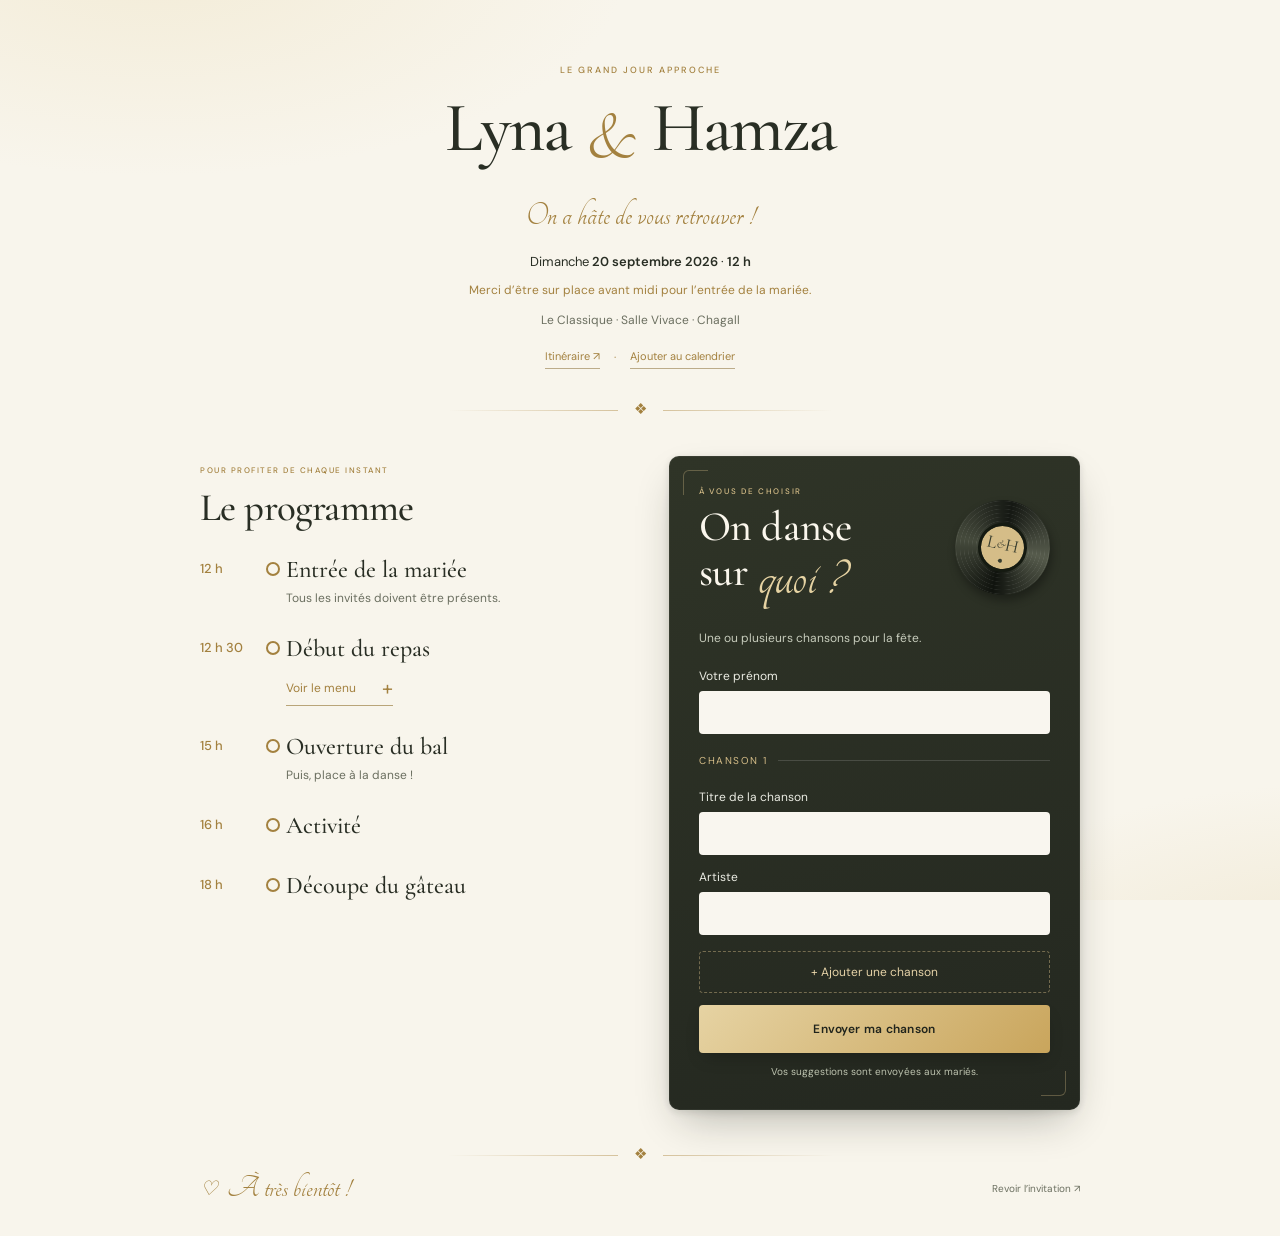
<file: rappel.html>
<!doctype html>
<html lang="fr">
<head>
  <meta charset="utf-8">
  <meta name="viewport" content="width=device-width, initial-scale=1">
  <title>On se retrouve bientôt — Lyna & Hamza · 20.09.2026</title>
  <meta name="description" content="Le grand jour approche ! Retrouvez le programme, le menu et proposez vos chansons. Le 20 septembre, merci d’arriver avant midi : la mariée entre à 12 h.">
  <meta name="theme-color" content="#f6f3ec">
  <meta name="color-scheme" content="light">
  <meta property="og:title" content="Lyna & Hamza — On se retrouve bientôt !">
  <meta property="og:description" content="20 septembre 2026 : entrée de la mariée à 12 h. Merci d’arriver avant midi. Retrouvez le programme, le menu et proposez vos chansons.">
  <meta property="og:image" content="https://leayleay.github.io/Lyna_hamza_wedding_invite_3/IMG_6472.WEBP">
  <meta property="og:type" content="website">
  <meta property="og:locale" content="fr_CA">
  <meta property="og:url" content="https://leayleay.github.io/Lyna_hamza_wedding_invite_3/rappel.html">
  <meta name="twitter:card" content="summary_large_image">
  <link rel="icon" href="reminder-monogram.svg" type="image/svg+xml">
  <link rel="preconnect" href="https://fonts.googleapis.com">
  <link rel="preconnect" href="https://fonts.gstatic.com" crossorigin>
  <link href="https://fonts.googleapis.com/css2?family=Cormorant+Garamond:ital,wght@0,400;0,500;0,600;1,400;1,500&family=DM+Sans:wght@400;450;500;550;600;650;700&family=Tangerine:wght@400;700&display=swap" rel="stylesheet">
  <link rel="stylesheet" href="reminder.css">
  <script src="song-collection-config.js" defer></script>
  <script src="reminder-songs.js" defer></script>
</head>
<body>
  <a class="skip-link" href="#main">Aller au contenu</a>
  <main id="main" class="reminder">
    <header class="intro">
      <p class="eyebrow">LE GRAND JOUR APPROCHE</p>
      <h1>Lyna <em>&</em> Hamza</h1>
      <p class="welcome">On a hâte de vous retrouver !</p>
      <p class="date">Dimanche <strong>20 septembre 2026</strong> · <strong>12 h</strong></p>
      <p class="arrival-note">Merci d’être sur place avant midi pour l’entrée de la mariée.</p>
      <p class="venue">Le Classique · Salle Vivace · Chagall</p>
      <div class="quick-links"><a href="https://maps.app.goo.gl/iS2mHmwYTTPFkf9S7" target="_blank" rel="noopener noreferrer">Itinéraire ↗</a><span aria-hidden="true">·</span><a href="lyna-hamza.ics" download>Ajouter au calendrier</a></div>
    </header>

    <div class="ornament" aria-hidden="true"><span>❖</span></div>

    <div class="content-grid">
      <section class="programme" id="programme" aria-labelledby="programme-title">
        <p class="eyebrow">POUR PROFITER DE CHAQUE INSTANT</p>
        <h2 id="programme-title">Le programme</h2>
        <ol class="timeline">
          <li><time datetime="2026-09-20T12:00:00-04:00">12 h</time><div><h3>Entrée de la mariée</h3><p>Tous les invités doivent être présents.</p></div></li>
          <li><time datetime="2026-09-20T12:30:00-04:00">12 h 30</time><div><h3>Début du repas</h3>
            <details id="menu" class="menu"><summary>Voir le menu <span aria-hidden="true">+</span></summary><div class="menu-content">
              <div><h4>À l’arrivée</h4><p>Canapés froids servis à table</p></div>
              <div><h4>Entrées</h4><p>Velouté crème de légumes<br>Salade fraîche et ses condiments</p></div>
              <div><h4>Plat principal</h4><p>Bœuf braisé ou suprême de poulet<br><span>Pommes de terre et légumes de saison</span></p></div>
              <div><h4>Dessert</h4><p>Gâteau de mariage</p></div>
            </div></details>
          </div></li>
          <li><time datetime="2026-09-20T15:00:00-04:00">15 h</time><div><h3>Ouverture du bal</h3><p>Puis, place à la danse !</p></div></li>
          <li><time datetime="2026-09-20T16:00:00-04:00">16 h</time><div><h3>Activité</h3></div></li>
          <li><time datetime="2026-09-20T18:00:00-04:00">18 h</time><div><h3>Découpe du gâteau</h3></div></li>
        </ol>
      </section>

      <section class="song-card" id="playlist" aria-labelledby="playlist-title">
        <div class="song-heading"><div><p class="eyebrow">À VOUS DE CHOISIR</p><h2 id="playlist-title">On danse<br>sur <em>quoi ?</em></h2></div><div class="vinyl" aria-hidden="true"><div>L<span>&</span>H<i></i></div></div></div>
        <p class="song-intro">Une ou plusieurs chansons pour la fête.</p>
        <form id="song-form">
          <label for="guest-name">Votre prénom</label>
          <input id="guest-name" name="guestName" autocomplete="given-name" maxlength="80" required>
          <div id="song-entries"><fieldset class="song-entry"><legend>Chanson 1</legend>
          <label for="song-title">Titre de la chanson</label>
          <input id="song-title" name="songTitle" maxlength="120" required>
          <label for="song-artist">Artiste</label>
          <input id="song-artist" name="songArtist" maxlength="120" required>
          <button class="remove-song" type="button" hidden>Retirer</button>
          </fieldset></div>
          <button id="add-song" type="button" disabled>+ Ajouter une chanson</button>
          <div class="form-trap" aria-hidden="true"><label for="website">Site web</label><input id="website" name="website" tabindex="-1" autocomplete="off"></div>
          <button id="send-song" type="submit" disabled>Envoyer mes chansons</button>
          <p class="sharing-hint">Vos suggestions sont envoyées aux mariés.</p>
          <p id="song-status" role="status" aria-live="polite"></p>
          <noscript><p class="sharing-hint">Activez JavaScript pour envoyer votre chanson.</p></noscript>
        </form>
      </section>
    </div>

    <div class="ornament" aria-hidden="true"><span>❖</span></div>

    <footer><span aria-hidden="true">♡</span> À très bientôt ! <a href="index.html">Revoir l’invitation ↗</a></footer>
  </main>
</body>
</html>
</file>
<file: reminder.css>
:root{color-scheme:only light;--paper:#f8f5ec;--ink:#292e24;--muted:#6b6f60;--gold:#a3813f;--gold-light:#e6d3a3;--line:#e1dbc9;--serif:'Cormorant Garamond',Georgia,serif;--script:'Tangerine',cursive;--sans:'DM Sans',Arial,sans-serif}
*{box-sizing:border-box}html{scroll-behavior:smooth;overflow-x:hidden}body{margin:0;overflow-x:hidden;color:var(--ink);font:14px var(--sans);-webkit-font-smoothing:antialiased;background:radial-gradient(ellipse 60% 38% at 12% -4%,#ecdfba66,transparent 62%),radial-gradient(ellipse 55% 35% at 105% 108%,#dfcc9c4d,transparent 60%),var(--paper);background-attachment:fixed}a{color:inherit;text-underline-offset:4px}button,input{font:inherit}a,button,summary,input{touch-action:manipulation}button,summary{cursor:pointer}button:disabled{cursor:default;opacity:.65}[hidden]{display:none!important}:focus-visible{outline:2px solid #b3904e;outline-offset:5px}::selection{background:#dfc993;color:#25251e}.skip-link{position:fixed;top:-100px;left:16px;z-index:10;background:var(--ink);color:white;padding:14px}.skip-link:focus{top:12px}
@keyframes fadeUp{from{opacity:0;transform:translateY(16px)}to{opacity:1;transform:translateY(0)}}
.ornament{display:flex;align-items:center;justify-content:center;gap:16px;margin:0;color:var(--gold)}
.ornament::before,.ornament::after{content:'';flex:1;max-width:170px;height:1px;background:linear-gradient(to right,transparent,#b3904e80)}
.ornament::after{background:linear-gradient(to left,transparent,#b3904e80)}
.ornament span{font-size:15px;line-height:1;transform:translateY(-1px)}
.reminder{width:min(880px,calc(100% - 64px));margin:0 auto}.intro{text-align:center;padding:52px 0 34px;animation:fadeUp .8s ease both}.eyebrow{font-size:9px;font-weight:500;letter-spacing:2px;color:var(--gold);margin:0 0 13px}h1,h2,h3,h4,p{margin-top:0}h1,h2,h3{font-family:var(--serif);font-weight:500}h1{font-size:70px;line-height:1;letter-spacing:-2px;margin-bottom:15px}h1 em{font-family:var(--script);font-style:normal;font-weight:400;color:var(--gold);font-size:1.35em;padding:0 .04em;vertical-align:-.08em}.welcome{font-family:var(--script);font-size:34px;color:var(--gold);margin-bottom:19px;line-height:1}.date{font-size:13px;margin-bottom:9px;line-height:1.6}.date strong{font-weight:600}.venue{font-size:12px;color:var(--muted);margin-bottom:16px}.quick-links{display:flex;align-items:center;justify-content:center;gap:14px;font-size:11px;color:var(--gold)}.quick-links a{text-decoration:none;border-bottom:1px solid #bcac8a;padding-block:5px;transition:color .2s,border-color .2s}.quick-links a:hover{color:var(--ink);border-color:var(--ink)}
.content-grid{display:grid;grid-template-columns:1fr 1fr;gap:58px;padding:38px 0}.content-grid>*{min-width:0}.programme{padding-top:9px;animation:fadeUp .8s .08s ease both}.programme>.eyebrow{font-size:8px;letter-spacing:1.5px}h2{font-size:39px;line-height:1.05;letter-spacing:-.6px;margin-bottom:27px}.timeline{list-style:none;padding:0;margin:0}.timeline>li{position:relative;display:grid;grid-template-columns:68px 1fr;gap:18px;padding-bottom:27px}.timeline>li:last-child{padding-bottom:0}.timeline>li::before{content:'';position:absolute;top:6px;left:66px;width:10px;height:10px;background:var(--paper);border:2px solid var(--gold);border-radius:50%;box-shadow:0 0 0 3px #f8f5ec;transition:background .2s,transform .2s}.timeline>li:hover::before{background:var(--gold);transform:scale(1.15)}.timeline>li:not(:last-child)::after{content:'';position:absolute;left:73px;top:19px;bottom:0;background:linear-gradient(to bottom,var(--line),transparent)}.timeline time{font-size:13px;font-weight:500;padding-top:4px;white-space:nowrap;font-variant-numeric:tabular-nums;color:var(--gold)}.timeline h3{font-size:24px;line-height:1.2;margin-bottom:4px}.timeline p{font-size:12px;line-height:1.6;color:var(--muted);margin-bottom:0}.menu{margin-top:10px;max-width:100%}.menu summary{list-style:none;display:flex;align-items:center;gap:26px;width:fit-content;color:var(--gold);font-size:12px;min-height:32px;border-bottom:1px solid #b9a579;padding-bottom:4px;transition:color .2s,border-color .2s}.menu summary:hover{color:var(--ink);border-color:var(--ink)}.menu summary::-webkit-details-marker{display:none}.menu summary>span{font-size:20px;font-weight:400;line-height:1;transition:transform .2s}.menu[open] summary>span{transform:rotate(45deg)}.menu-content{margin-top:14px;padding:18px;background:#fffcf6;border:1px solid var(--line);border-radius:6px;box-shadow:0 4px 14px #2a2d2008}.menu-content>div+div{margin-top:16px}.menu-content h4{font:500 10px var(--sans);text-transform:uppercase;letter-spacing:1px;color:var(--gold);margin-bottom:5px}.menu-content p{font-size:12px;color:var(--ink)}.menu-content p span{font-size:11px;color:var(--muted)}
.song-card{background:linear-gradient(165deg,#2f3427,#242820);color:#fbf7ed;padding:30px;border-radius:10px;align-self:start;position:relative;overflow:hidden;box-shadow:0 18px 40px -12px #1a1d1550,0 2px 8px #1a1d1520,inset 0 0 0 1px #ffffff0d;animation:fadeUp .8s .16s ease both}
.song-card::before,.song-card::after{content:'';position:absolute;width:24px;height:24px;border:1px solid #d5bd8855;pointer-events:none}
.song-card::before{top:14px;left:14px;border-right:0;border-bottom:0;border-top-left-radius:6px}
.song-card::after{bottom:14px;right:14px;border-left:0;border-top:0;border-bottom-right-radius:6px}
.song-heading{display:flex;align-items:center;justify-content:space-between;gap:10px;position:relative;z-index:1}.song-heading>*{min-width:0}.song-heading .eyebrow{color:#d5bd88;font-size:8px;letter-spacing:1.7px;margin-bottom:11px}.song-heading h2{font-size:42px;line-height:.95;margin:0}.song-heading h2 em{font-family:var(--script);font-style:normal;font-size:1.55em;color:#e6d3a3;font-weight:400;vertical-align:-.12em}.song-intro{font-size:12px;color:#c7ccbc;margin:20px 0 20px;line-height:1.6;position:relative;z-index:1}.vinyl{width:95px;height:95px;border-radius:50%;flex-shrink:0;background:repeating-radial-gradient(circle,transparent 0 2px,#ffffff15 2.5px,transparent 3px 4px),conic-gradient(#151813,#565b4c,#10130e,#454a3c,#151813);box-shadow:3px 5px 10px #0005;display:grid;place-items:center;transform:rotate(13deg);transition:transform .5s cubic-bezier(.2,.8,.2,1)}.vinyl:hover,.vinyl:focus-visible{transform:rotate(28deg) scale(1.06)}.vinyl>div{background:#d5bd88;color:#363c2e;width:43px;height:43px;border-radius:50%;display:flex;align-items:center;justify-content:center;position:relative;font:18px var(--serif);padding-bottom:7px;outline:3px solid #151a11}.vinyl span{font-size:12px;font-style:italic}.vinyl i{position:absolute;bottom:6px;width:4px;height:4px;background:#363c2e;border-radius:50%}
#song-form{position:relative;z-index:1}#song-form label{display:block;font-size:12px;color:#ebece3;margin:14px 0 7px}#song-form input{display:block;width:100%;background:#f9f6ef;color:var(--ink);border:1px solid transparent;border-radius:4px;padding:11px 12px;font-size:14px;min-height:43px;transition:box-shadow .2s,transform .2s}#song-form input::placeholder{color:#777c6e;opacity:1}#song-form input:focus{outline:2px solid #d5bd88;outline-offset:2px;box-shadow:0 4px 12px #0002}#send-song{display:flex;align-items:center;justify-content:center;gap:12px;background:linear-gradient(135deg,#e6d3a3,#c9a55c);color:#20241c;width:100%;border:0;border-radius:4px;min-height:48px;padding:13px 15px;margin-top:12px;font-size:12px;font-weight:600;letter-spacing:.3px;box-shadow:0 8px 18px -6px #00000045;transition:transform .2s ease,box-shadow .2s ease,background .3s ease}#send-song:hover:enabled{background:linear-gradient(135deg,#f0e0b8,#d5bd88);transform:translateY(-2px);box-shadow:0 12px 24px -6px #00000055}#send-song:active:enabled{transform:translateY(0)}#send-song span{font-size:20px;line-height:1}.sharing-hint{font-size:10px;line-height:1.6;color:#bdc3af;text-align:center;margin:11px 0 0}#song-status{font-size:12px;line-height:1.6;margin:12px 0 0;color:#e5d2a7}#song-status:empty{display:none}#retry-song{display:inline-block;margin-top:9px;font-size:12px;color:#e5d2a7}
footer{display:flex;align-items:center;gap:9px;padding:8px 0 30px;font-family:var(--script);font-size:32px;color:var(--gold)}footer>span{font-family:var(--serif);font-style:italic;font-size:20px}footer a{margin-left:auto;font:10px var(--sans);color:var(--muted);text-decoration:none;padding:10px 0;transition:color .2s}footer a:hover{color:var(--ink)}
@media(min-width:1000px){body{padding-top:12px}.reminder{width:880px}}
@media(max-width:700px){.reminder{width:min(440px,calc(100% - 40px))}.intro{padding:32px 0 26px}.eyebrow{font-size:8px;letter-spacing:1.7px}h1{font-size:52px;letter-spacing:-1.5px}h1 em{font-size:1.15em}.welcome{font-size:29px;margin-bottom:16px}.date{font-size:12px}.venue{font-size:11px}.quick-links{font-size:11px;gap:12px}.ornament::before,.ornament::after{max-width:80px}.content-grid{grid-template-columns:1fr;gap:27px;padding:27px 0}.programme{padding-top:0}.programme>.eyebrow{display:none}h2{font-size:34px;margin-bottom:23px}.timeline>li{grid-template-columns:67px 1fr;gap:18px;padding-bottom:23px}.timeline time{font-size:13px}.timeline h3{font-size:24px}.timeline p{font-size:12px}.song-card{padding:25px}.song-heading{flex-wrap:wrap;row-gap:14px}.song-heading h2{font-size:38px}.song-heading h2 em{font-size:1.25em}.vinyl{width:72px;height:72px}.vinyl>div{width:34px;height:34px;font-size:15px}.song-intro{margin:16px 0 18px;font-size:12px}#song-form input{font-size:16px;min-height:44px}#song-form input::placeholder{font-size:14px}#song-form label{margin-top:13px}.sharing-hint{font-size:11px}footer{font-size:28px;padding:6px 0 24px}footer a{font-size:10px}}
@media(max-width:360px){.reminder{width:calc(100% - 32px)}h1{font-size:44px}.welcome{font-size:25px}.date{font-size:11px}.venue{font-size:10px}.song-card{padding:22px}.vinyl{width:64px;height:64px}.vinyl>div{width:30px;height:30px;font-size:13px}.song-heading h2{font-size:34px}.timeline h3{font-size:22px}}
@media(prefers-reduced-motion:reduce){html{scroll-behavior:auto}*,*::before,*::after{transition:none!important;animation:none!important}}
.form-trap{position:absolute;left:-10000px;width:1px;height:1px;overflow:hidden}#song-status[data-error]{color:#f0c4a7}
.song-entry{border:0;border-top:1px solid #ffffff25;margin:20px 0 0;padding:8px 0 0;min-width:0;transition:opacity .2s}.song-entry legend{padding:0 10px 0 0;font-size:10px;letter-spacing:1.5px;color:#d5bd88;text-transform:uppercase}.remove-song{background:none;border:0;border-bottom:1px solid #bdc3af70;color:#d7ddca;font-size:11px;padding:8px 0 3px;margin-top:8px;transition:color .2s,border-color .2s}.remove-song:hover:enabled{color:#f0c4a7;border-color:#f0c4a7}#add-song{display:block;width:100%;min-height:42px;margin-top:16px;padding:10px;background:none;border:1px dashed #d5bd8870;border-radius:4px;color:#e5d2a7;font-size:12px;transition:background .2s,border-color .2s}#add-song:hover:enabled{background:#ffffff0d;border-color:#d5bd88}#add-song:disabled{opacity:.5}
.arrival-note{font-size:12px;color:var(--gold);line-height:1.6;max-width:350px;margin:0 auto 12px}
</file>
